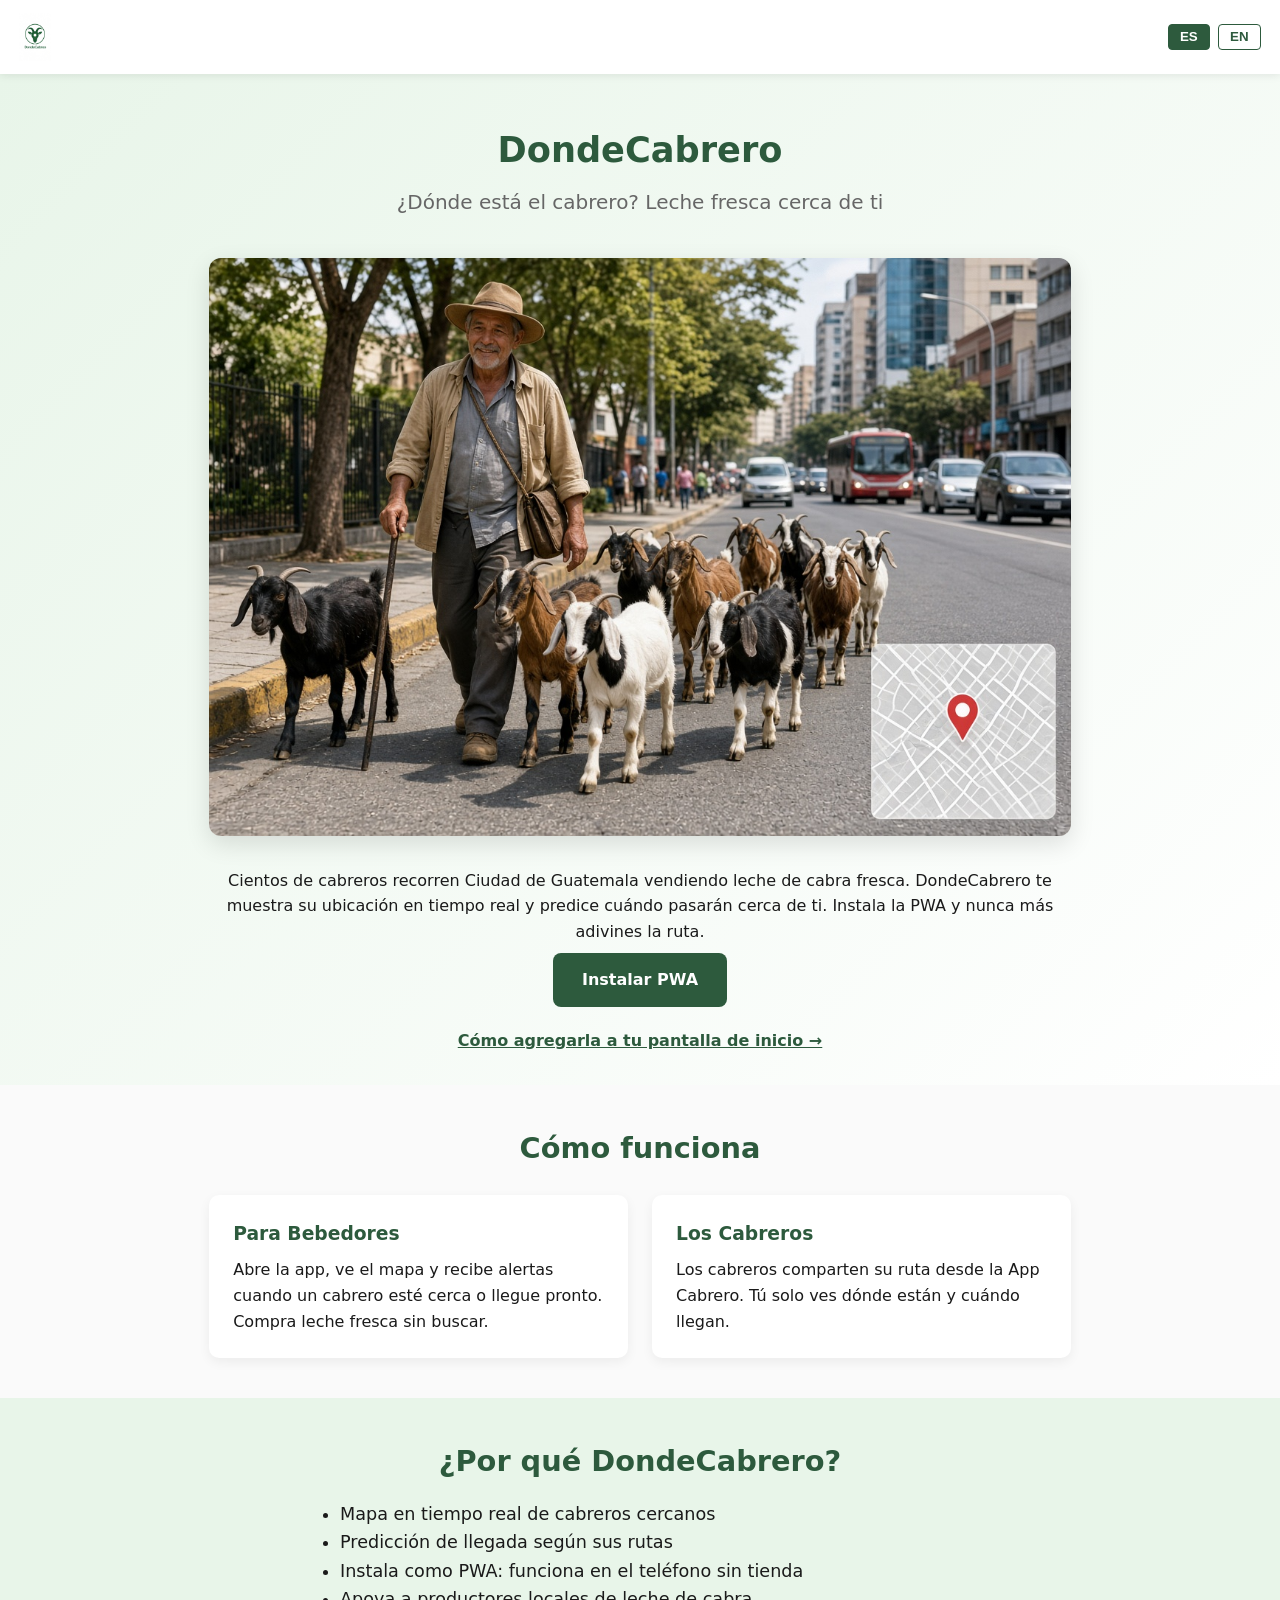
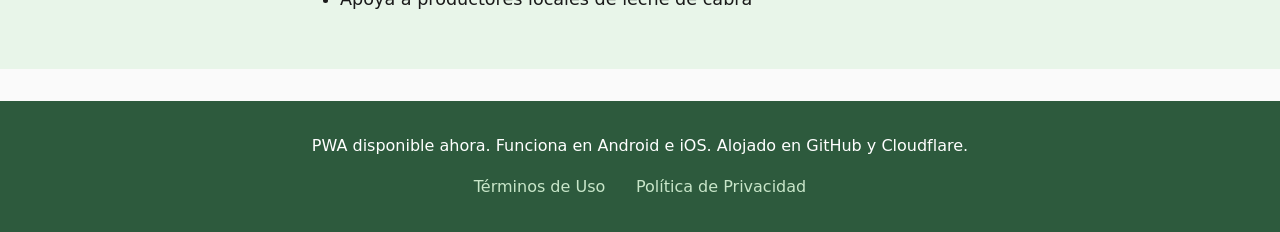
<file: index.html>
<!DOCTYPE html>
<html lang="es">
<head>
  <meta charset="UTF-8">
  <meta name="viewport" content="width=device-width, initial-scale=1.0">
  <title data-i18n="pageTitle">DondeCabrero – Encuentra leche de cabra fresca cerca de ti</title>
  <meta name="description" content="DondeCabrero te muestra dónde están los cabreros en Ciudad de Guatemala y predice cuándo estarán cerca para comprar leche de cabra fresca.">
  <link rel="stylesheet" href="styles.css">
</head>
<body>
  <header>
    <div class="header-inner">
      <img src="imagine_images/Z5g5p.jpg" alt="DondeCabrero" class="logo">
      <div class="lang-switch">
        <button data-lang="es" class="active">ES</button>
        <button data-lang="en">EN</button>
      </div>
    </div>
  </header>

  <section class="hero">
    <div class="container">
      <h1 data-i18n="title">DondeCabrero</h1>
      <p class="subtitle" data-i18n="subtitle">¿Dónde está el cabrero? Leche fresca cerca de ti</p>
      <img src="imagine_images/bJHSn.jpg" alt="Goat shepherd with herd in Guatemala City" class="hero-img">
      <p data-i18n="heroText">Cientos de cabreros recorren Ciudad de Guatemala vendiendo leche de cabra fresca. DondeCabrero te muestra su ubicación en tiempo real y predice cuándo pasarán cerca de ti. Instala la PWA y nunca más adivines la ruta.</p>
      <a href="https://leche.dondecabrero.app" class="cta" data-i18n="ctaDownload" target="_blank" rel="noopener">Instalar PWA</a>
      <p style="margin-top: 0.8rem;"><a href="install.html" data-i18n="installGuide" style="color: var(--primary); font-weight: 600;">Cómo agregarla a tu pantalla de inicio →</a></p>
    </div>
  </section>

  <section>
    <div class="container">
      <h2 data-i18n="howTitle">Cómo funciona</h2>
      <div class="cards">
        <div class="card">
          <h3 data-i18n="forDrinkers">Para Bebedores</h3>
          <p data-i18n="forDrinkersText">Abre la app, ve el mapa y recibe alertas cuando un cabrero esté cerca o llegue pronto. Compra leche fresca sin buscar.</p>
        </div>
        <div class="card">
          <h3 data-i18n="forCabreros">Los Cabreros</h3>
          <p data-i18n="forCabrerosText">Los cabreros comparten su ruta desde la App Cabrero. Tú solo ves dónde están y cuándo llegan.</p>
        </div>
      </div>
    </div>
  </section>

  <section style="background: var(--accent);">
    <div class="container">
      <h2 data-i18n="benefitsTitle">¿Por qué DondeCabrero?</h2>
      <ul id="benefits-list" style="max-width: 600px; margin: 1rem auto; font-size: 1.1rem;">
        <!-- Filled by script.js -->
      </ul>
    </div>
  </section>

  <footer>
    <div class="container">
      <p data-i18n="footerNote">PWA disponible ahora. Funciona en Android e iOS. Alojado en GitHub y Cloudflare.</p>
      <p style="margin-top: 1rem;">
        <a href="terms.html" data-i18n="termsLink">Términos de Uso</a>
        <a href="privacy.html" data-i18n="privacyLink">Política de Privacidad</a>
      </p>
    </div>
  </footer>

  <script src="script.js"></script>
</body>
</html>
</file>
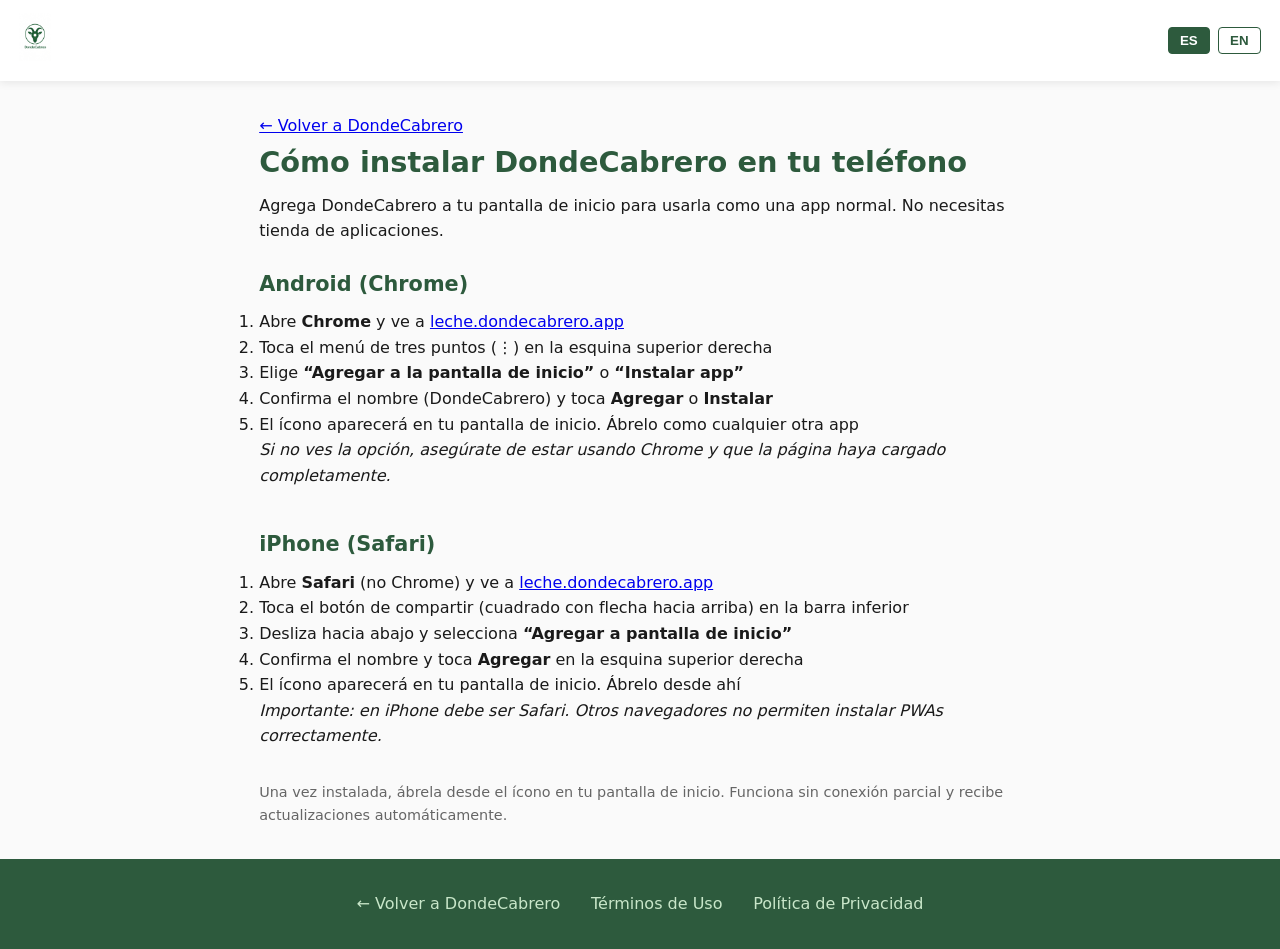
<file: install.html>
<!DOCTYPE html>
<html lang="es">
<head>
  <meta charset="UTF-8">
  <meta name="viewport" content="width=device-width, initial-scale=1.0">
  <title data-i18n="installTitle">Cómo instalar DondeCabrero en tu teléfono</title>
  <meta name="description" content="Guía para agregar la PWA DondeCabrero a la pantalla de inicio en Android e iPhone.">
  <link rel="stylesheet" href="styles.css">
</head>
<body>
  <header>
    <div class="header-inner">
      <a href="index.html"><img src="imagine_images/Z5g5p.jpg" alt="DondeCabrero" class="logo"></a>
      <div class="lang-switch">
        <button data-lang="es" class="active">ES</button>
        <button data-lang="en">EN</button>
      </div>
    </div>
  </header>

  <div class="legal" style="max-width: 800px;">
    <a href="index.html" data-i18n="back">← Volver a DondeCabrero</a>
    <h1 id="install-title" data-i18n="installTitle">Cómo instalar DondeCabrero en tu teléfono</h1>
    <p data-i18n="installIntro">Agrega DondeCabrero a tu pantalla de inicio para usarla como una app normal. No necesitas tienda de aplicaciones.</p>

    <div id="install-content"></div>

    <p class="note" data-i18n="installNote">Una vez instalada, ábrela desde el ícono en tu pantalla de inicio. Funciona sin conexión parcial y recibe actualizaciones automáticamente.</p>
  </div>

  <footer>
    <div class="container">
      <p>
        <a href="index.html" data-i18n="back">← Volver</a>
        <a href="terms.html" data-i18n="termsLink">Términos de Uso</a>
        <a href="privacy.html" data-i18n="privacyLink">Política de Privacidad</a>
      </p>
    </div>
  </footer>

  <script src="script.js"></script>
  <script>
    const install = {
      es: `
        <h2>Android (Chrome)</h2>
        <ol>
          <li>Abre <strong>Chrome</strong> y ve a <a href="https://leche.dondecabrero.app" target="_blank" rel="noopener">leche.dondecabrero.app</a></li>
          <li>Toca el menú de tres puntos (⋮) en la esquina superior derecha</li>
          <li>Elige <strong>“Agregar a la pantalla de inicio”</strong> o <strong>“Instalar app”</strong></li>
          <li>Confirma el nombre (DondeCabrero) y toca <strong>Agregar</strong> o <strong>Instalar</strong></li>
          <li>El ícono aparecerá en tu pantalla de inicio. Ábrelo como cualquier otra app</li>
        </ol>
        <p><em>Si no ves la opción, asegúrate de estar usando Chrome y que la página haya cargado completamente.</em></p>

        <h2 style="margin-top: 2.5rem;">iPhone (Safari)</h2>
        <ol>
          <li>Abre <strong>Safari</strong> (no Chrome) y ve a <a href="https://leche.dondecabrero.app" target="_blank" rel="noopener">leche.dondecabrero.app</a></li>
          <li>Toca el botón de compartir (cuadrado con flecha hacia arriba) en la barra inferior</li>
          <li>Desliza hacia abajo y selecciona <strong>“Agregar a pantalla de inicio”</strong></li>
          <li>Confirma el nombre y toca <strong>Agregar</strong> en la esquina superior derecha</li>
          <li>El ícono aparecerá en tu pantalla de inicio. Ábrelo desde ahí</li>
        </ol>
        <p><em>Importante: en iPhone debe ser Safari. Otros navegadores no permiten instalar PWAs correctamente.</em></p>
      `,
      en: `
        <h2>Android (Chrome)</h2>
        <ol>
          <li>Open <strong>Chrome</strong> and go to <a href="https://leche.dondecabrero.app" target="_blank" rel="noopener">leche.dondecabrero.app</a></li>
          <li>Tap the three-dot menu (⋮) in the top-right corner</li>
          <li>Choose <strong>“Add to Home screen”</strong> or <strong>“Install app”</strong></li>
          <li>Confirm the name (DondeCabrero) and tap <strong>Add</strong> or <strong>Install</strong></li>
          <li>The icon will appear on your home screen. Open it like any other app</li>
        </ol>
        <p><em>If you don’t see the option, make sure you’re using Chrome and the page has fully loaded.</em></p>

        <h2 style="margin-top: 2.5rem;">iPhone (Safari)</h2>
        <ol>
          <li>Open <strong>Safari</strong> (not Chrome) and go to <a href="https://leche.dondecabrero.app" target="_blank" rel="noopener">leche.dondecabrero.app</a></li>
          <li>Tap the Share button (square with an arrow pointing up) in the bottom bar</li>
          <li>Scroll down and select <strong>“Add to Home Screen”</strong></li>
          <li>Confirm the name and tap <strong>Add</strong> in the top-right corner</li>
          <li>The icon will appear on your home screen. Open it from there</li>
        </ol>
        <p><em>Important: on iPhone it must be Safari. Other browsers do not support installing PWAs properly.</em></p>
      `
    };

    function updateInstall(lang) {
      lang = lang || localStorage.getItem('dondecabreo-lang') || 'es';
      document.getElementById('install-title').textContent = lang === 'es' 
        ? 'Cómo instalar DondeCabrero en tu teléfono' 
        : 'How to install DondeCabrero on your phone';
      document.getElementById('install-content').innerHTML = install[lang];
      
      const intro = document.querySelector('[data-i18n="installIntro"]');
      const note = document.querySelector('[data-i18n="installNote"]');
      if (intro) {
        intro.textContent = lang === 'es'
          ? 'Agrega DondeCabrero a tu pantalla de inicio para usarla como una app normal. No necesitas tienda de aplicaciones.'
          : 'Add DondeCabrero to your home screen to use it like a normal app. No app store needed.';
      }
      if (note) {
        note.textContent = lang === 'es'
          ? 'Una vez instalada, ábrela desde el ícono en tu pantalla de inicio. Funciona sin conexión parcial y recibe actualizaciones automáticamente.'
          : 'Once installed, open it from the icon on your home screen. It works with partial offline support and updates automatically.';
      }
    }
    window.onLangChange = updateInstall;
    document.addEventListener('DOMContentLoaded', () => updateInstall());
  </script>
</body>
</html>
</file>
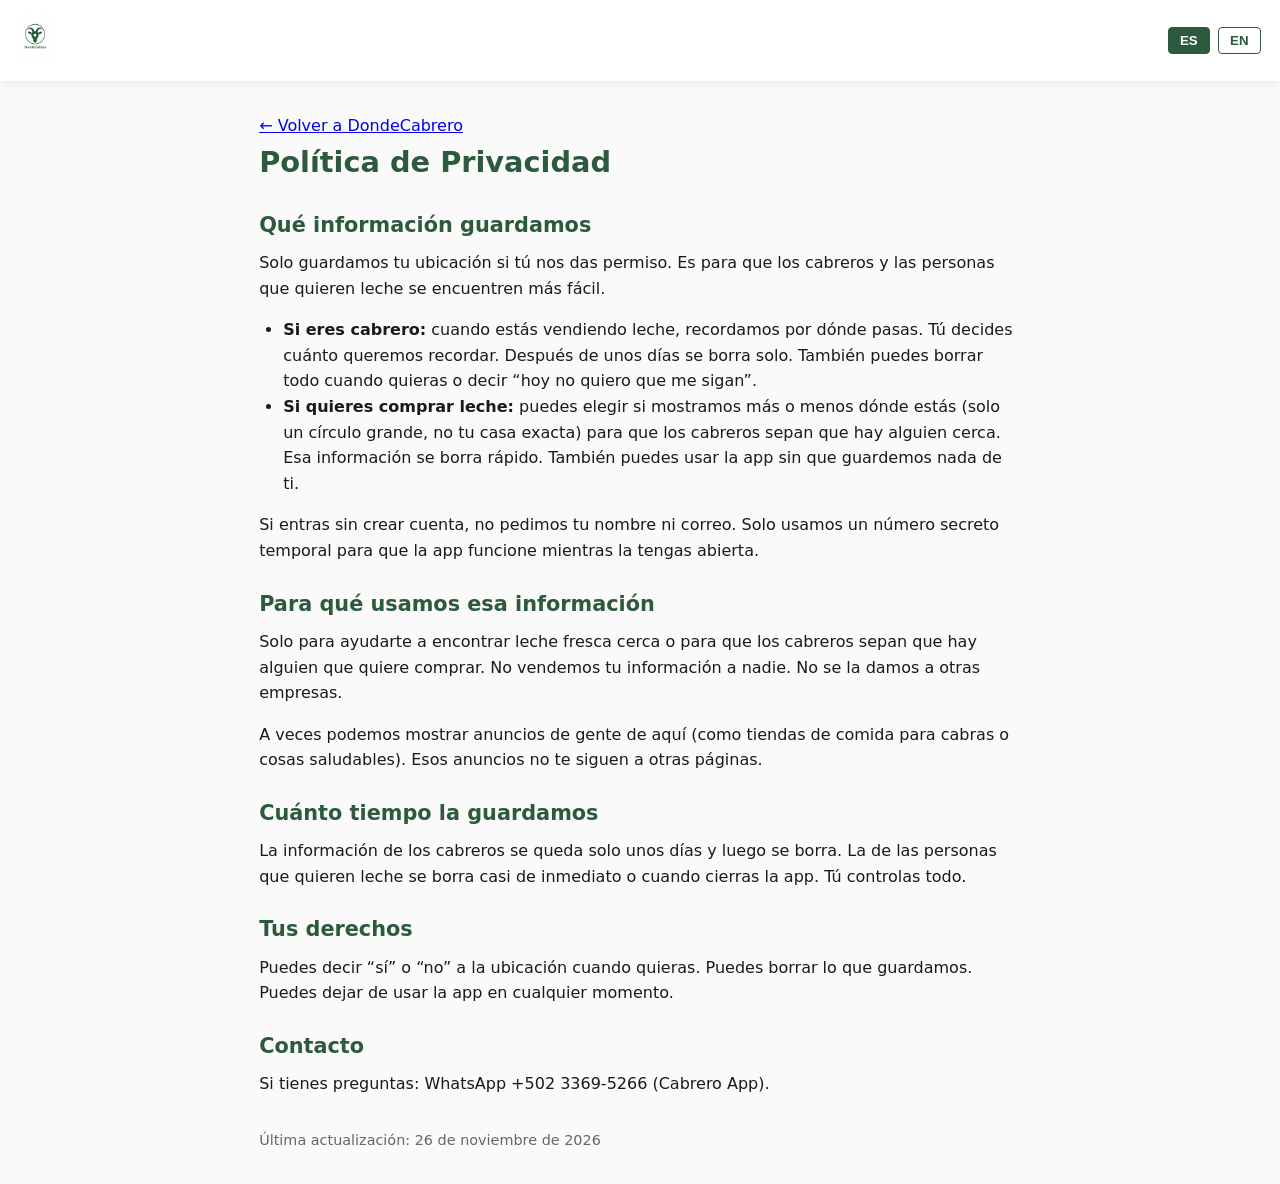
<file: privacy.html>
<!DOCTYPE html>
<html lang="es">
<head>
  <meta charset="UTF-8">
  <meta name="viewport" content="width=device-width, initial-scale=1.0">
  <title>Política de Privacidad – Cabrero / DondeCabrero</title>
  <link rel="stylesheet" href="styles.css">
</head>
<body>
  <header>
    <div class="header-inner">
      <a href="index.html"><img src="imagine_images/Z5g5p.jpg" alt="Cabrero / DondeCabrero" class="logo"></a>
      <div class="lang-switch">
        <button data-lang="es" class="active">ES</button>
        <button data-lang="en">EN</button>
      </div>
    </div>
  </header>

  <div class="legal">
    <a href="index.html" data-i18n="back">← Volver</a>
    <h1 id="privacy-title">Política de Privacidad</h1>
    <div id="privacy-content"></div>
    <p class="note">Última actualización: 26 de noviembre de 2026</p>
  </div>

  <script src="script.js"></script>
  <script>
    const privacy = {
      es: `
        <h2>Qué información guardamos</h2>
        <p>Solo guardamos tu ubicación si tú nos das permiso. Es para que los cabreros y las personas que quieren leche se encuentren más fácil.</p>
        <ul>
          <li><strong>Si eres cabrero:</strong> cuando estás vendiendo leche, recordamos por dónde pasas. Tú decides cuánto queremos recordar. Después de unos días se borra solo. También puedes borrar todo cuando quieras o decir “hoy no quiero que me sigan”.</li>
          <li><strong>Si quieres comprar leche:</strong> puedes elegir si mostramos más o menos dónde estás (solo un círculo grande, no tu casa exacta) para que los cabreros sepan que hay alguien cerca. Esa información se borra rápido. También puedes usar la app sin que guardemos nada de ti.</li>
        </ul>
        <p>Si entras sin crear cuenta, no pedimos tu nombre ni correo. Solo usamos un número secreto temporal para que la app funcione mientras la tengas abierta.</p>

        <h2>Para qué usamos esa información</h2>
        <p>Solo para ayudarte a encontrar leche fresca cerca o para que los cabreros sepan que hay alguien que quiere comprar. No vendemos tu información a nadie. No se la damos a otras empresas.</p>
        <p>A veces podemos mostrar anuncios de gente de aquí (como tiendas de comida para cabras o cosas saludables). Esos anuncios no te siguen a otras páginas.</p>

        <h2>Cuánto tiempo la guardamos</h2>
        <p>La información de los cabreros se queda solo unos días y luego se borra. La de las personas que quieren leche se borra casi de inmediato o cuando cierras la app. Tú controlas todo.</p>

        <h2>Tus derechos</h2>
        <p>Puedes decir “sí” o “no” a la ubicación cuando quieras. Puedes borrar lo que guardamos. Puedes dejar de usar la app en cualquier momento.</p>

        <h2>Contacto</h2>
        <p>Si tienes preguntas: WhatsApp +502 3369-5266 (Cabrero App).</p>
      `,
      en: `
        <h2>What information we keep</h2>
        <p>We only keep your location if you say it’s okay. We do it so shepherds and people who want milk can find each other more easily.</p>
        <ul>
          <li><strong>If you are a shepherd:</strong> when you are selling milk, we remember the path you take. You choose how much we remember. After a few days it disappears by itself. You can also erase everything anytime or say “don’t follow me today”.</li>
          <li><strong>If you want to buy milk:</strong> you can choose whether we show roughly where you are (just a big circle, not your exact house) so shepherds know someone nearby wants milk. That information goes away quickly. You can also use the app without us keeping anything about you.</li>
        </ul>
        <p>If you use the app without making an account, we don’t ask for your name or email. We just use a temporary secret number so the app works while you have it open.</p>

        <h2>What we use the information for</h2>
        <p>Only to help you find fresh milk nearby or to let shepherds know someone wants to buy. We never sell your information. We don’t give it to other companies.</p>
        <p>Sometimes we may show ads from local people (like goat food stores or healthy things). Those ads don’t follow you to other websites.</p>

        <h2>How long we keep it</h2>
        <p>Shepherd information stays only a few days and then disappears. Information about people who want milk disappears almost right away or when you close the app. You are always in control.</p>

        <h2>Your rights</h2>
        <p>You can say yes or no to location anytime. You can erase what we saved. You can stop using the app whenever you want.</p>

        <h2>Contact</h2>
        <p>If you have questions: WhatsApp +502 3369-5266 (Cabrero App).</p>
      `
    };
    function updatePrivacy(lang) {
      lang = lang || localStorage.getItem('dondecabreo-lang') || 'es';
      document.getElementById('privacy-title').textContent = lang === 'es' ? 'Política de Privacidad' : 'Privacy Policy';
      document.getElementById('privacy-content').innerHTML = privacy[lang];
    }
    window.onLangChange = updatePrivacy;
    document.addEventListener('DOMContentLoaded', () => updatePrivacy());
  </script>
</body>
</html>
</file>
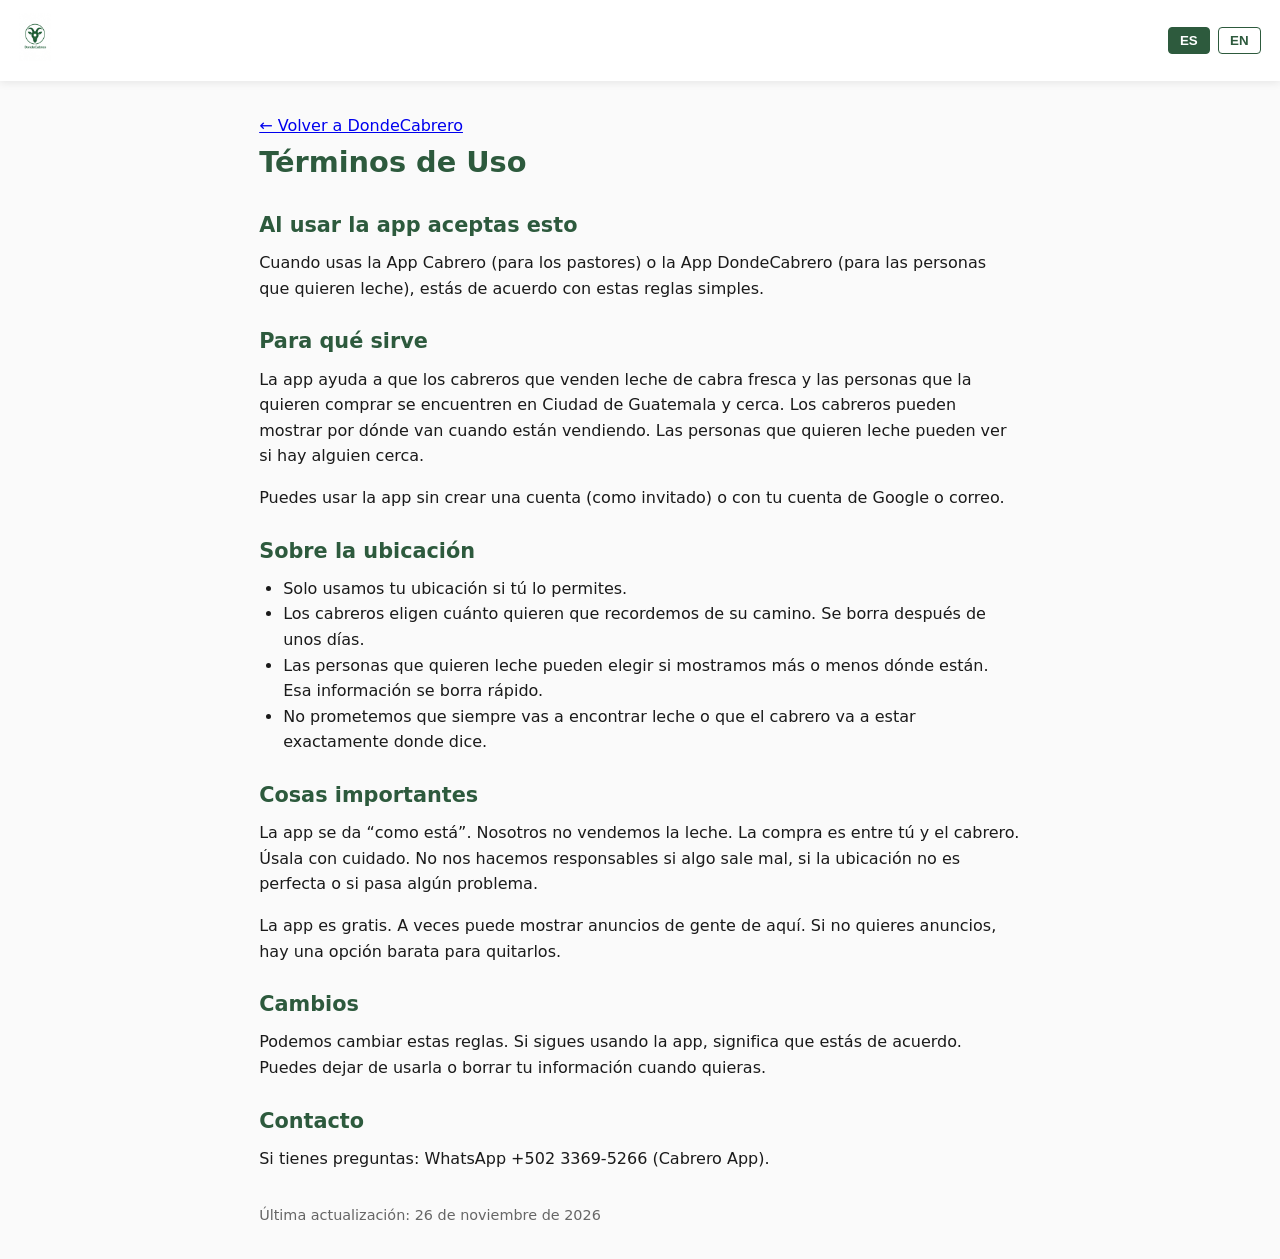
<file: terms.html>
<!DOCTYPE html>
<html lang="es">
<head>
  <meta charset="UTF-8">
  <meta name="viewport" content="width=device-width, initial-scale=1.0">
  <title>Términos de Uso – Cabrero / DondeCabrero</title>
  <link rel="stylesheet" href="styles.css">
</head>
<body>
  <header>
    <div class="header-inner">
      <a href="index.html"><img src="imagine_images/Z5g5p.jpg" alt="Cabrero / DondeCabrero" class="logo"></a>
      <div class="lang-switch">
        <button data-lang="es" class="active">ES</button>
        <button data-lang="en">EN</button>
      </div>
    </div>
  </header>

  <div class="legal">
    <a href="index.html" data-i18n="back">← Volver</a>
    <h1 id="terms-title">Términos de Uso</h1>
    <div id="terms-content"></div>
    <p class="note">Última actualización: 26 de noviembre de 2026</p>
  </div>

  <script src="script.js"></script>
  <script>
    const terms = {
      es: `
        <h2>Al usar la app aceptas esto</h2>
        <p>Cuando usas la App Cabrero (para los pastores) o la App DondeCabrero (para las personas que quieren leche), estás de acuerdo con estas reglas simples.</p>

        <h2>Para qué sirve</h2>
        <p>La app ayuda a que los cabreros que venden leche de cabra fresca y las personas que la quieren comprar se encuentren en Ciudad de Guatemala y cerca. Los cabreros pueden mostrar por dónde van cuando están vendiendo. Las personas que quieren leche pueden ver si hay alguien cerca.</p>
        <p>Puedes usar la app sin crear una cuenta (como invitado) o con tu cuenta de Google o correo.</p>

        <h2>Sobre la ubicación</h2>
        <ul>
          <li>Solo usamos tu ubicación si tú lo permites.</li>
          <li>Los cabreros eligen cuánto quieren que recordemos de su camino. Se borra después de unos días.</li>
          <li>Las personas que quieren leche pueden elegir si mostramos más o menos dónde están. Esa información se borra rápido.</li>
          <li>No prometemos que siempre vas a encontrar leche o que el cabrero va a estar exactamente donde dice.</li>
        </ul>

        <h2>Cosas importantes</h2>
        <p>La app se da “como está”. Nosotros no vendemos la leche. La compra es entre tú y el cabrero. Úsala con cuidado. No nos hacemos responsables si algo sale mal, si la ubicación no es perfecta o si pasa algún problema.</p>
        <p>La app es gratis. A veces puede mostrar anuncios de gente de aquí. Si no quieres anuncios, hay una opción barata para quitarlos.</p>

        <h2>Cambios</h2>
        <p>Podemos cambiar estas reglas. Si sigues usando la app, significa que estás de acuerdo. Puedes dejar de usarla o borrar tu información cuando quieras.</p>

        <h2>Contacto</h2>
        <p>Si tienes preguntas: WhatsApp +502 3369-5266 (Cabrero App).</p>
      `,
      en: `
        <h2>By using the app you agree to this</h2>
        <p>When you use the Cabrero App (for shepherds) or the DondeCabrero App (for people who want milk), you agree to these simple rules.</p>

        <h2>What the app is for</h2>
        <p>The app helps goat milk shepherds and people who want to buy fresh milk find each other in Guatemala City and nearby. Shepherds can show the path they take while they are selling. People who want milk can see if someone is close by.</p>
        <p>You can use the app without making an account (as a guest) or with your Google or email account.</p>

        <h2>About location</h2>
        <ul>
          <li>We only use your location if you allow it.</li>
          <li>Shepherds choose how much of their path we remember. It disappears after a few days.</li>
          <li>People who want milk can choose whether we show roughly where they are. That information goes away quickly.</li>
          <li>We don’t promise you will always find milk or that the shepherd will be exactly where it says.</li>
        </ul>

        <h2>Important things</h2>
        <p>The app is given “as is”. We do not sell the milk. The purchase is between you and the shepherd. Use it carefully. We are not responsible if something goes wrong, if the location is not perfect, or if any problem happens.</p>
        <p>The app is free. Sometimes it may show ads from local people. If you don’t want ads, there is a cheap option to turn them off.</p>

        <h2>Changes</h2>
        <p>We may change these rules. If you keep using the app, it means you agree. You can stop using it or erase your information anytime.</p>

        <h2>Contact</h2>
        <p>If you have questions: WhatsApp +502 3369-5266 (Cabrero App).</p>
      `
    };
    function updateTerms(lang) {
      lang = lang || localStorage.getItem('dondecabreo-lang') || 'es';
      document.getElementById('terms-title').textContent = lang === 'es' ? 'Términos de Uso' : 'Terms of Use';
      document.getElementById('terms-content').innerHTML = terms[lang];
    }
    window.onLangChange = updateTerms;
    document.addEventListener('DOMContentLoaded', () => updateTerms());
  </script>
</body>
</html>
</file>
<file: styles.css>
/* DondeCabreo - Simple responsive styles */
:root {
  --primary: #2d5a3d;
  --primary-light: #4a7c59;
  --accent: #e8f5e9;
  --text: #1a1a1a;
  --bg: #fafafa;
  --white: #ffffff;
  --gray: #666;
}

* { box-sizing: border-box; margin: 0; padding: 0; }
body {
  font-family: system-ui, -apple-system, Segoe UI, Roboto, sans-serif;
  line-height: 1.6;
  color: var(--text);
  background: var(--bg);
}
.container { max-width: 900px; margin: 0 auto; padding: 0 1.2rem; }
header {
  background: var(--white);
  box-shadow: 0 2px 8px rgba(0,0,0,0.08);
  position: sticky; top: 0; z-index: 100;
}
.header-inner {
  display: flex; align-items: center; justify-content: space-between;
  padding: 0.8rem 1.2rem;
}
.logo { height: 48px; width: auto; }
.lang-switch { display: flex; gap: 0.5rem; }
.lang-switch button {
  background: transparent; border: 1px solid var(--primary);
  color: var(--primary); padding: 0.3rem 0.7rem; border-radius: 4px;
  cursor: pointer; font-weight: 600;
}
.lang-switch button.active { background: var(--primary); color: white; }
.hero {
  background: linear-gradient(135deg, var(--accent) 0%, #fff 100%);
  padding: 3rem 0 2rem;
  text-align: center;
}
.hero img.hero-img {
  max-width: 100%; height: auto; border-radius: 12px;
  box-shadow: 0 8px 24px rgba(0,0,0,0.12); margin: 1.5rem 0;
}
h1 { font-size: 2.2rem; color: var(--primary); margin-bottom: 0.5rem; }
.subtitle { font-size: 1.25rem; color: var(--gray); margin-bottom: 1rem; }
.cta {
  display: inline-block; background: var(--primary); color: white;
  padding: 0.9rem 1.8rem; border-radius: 8px; text-decoration: none;
  font-weight: 600; margin: 0.5rem; transition: background 0.2s;
}
.cta:hover { background: var(--primary-light); }
section { padding: 2.5rem 0; }
h2 { font-size: 1.8rem; color: var(--primary); margin-bottom: 1rem; text-align: center; }
.cards { display: grid; grid-template-columns: 1fr; gap: 1.5rem; margin-top: 1.5rem; }
@media (min-width: 640px) { .cards { grid-template-columns: 1fr 1fr; } }
.card {
  background: white; padding: 1.5rem; border-radius: 10px;
  box-shadow: 0 4px 12px rgba(0,0,0,0.06);
}
.card h3 { color: var(--primary); margin-bottom: 0.5rem; }
footer {
  background: var(--primary); color: white; text-align: center;
  padding: 2rem 1rem; margin-top: 2rem;
}
footer a { color: #c8e6c9; text-decoration: none; margin: 0 0.8rem; }
footer a:hover { text-decoration: underline; }
.legal { max-width: 800px; margin: 2rem auto; padding: 0 1.2rem; }
.legal h1 { font-size: 1.8rem; }
.legal h2 { font-size: 1.3rem; text-align: left; margin: 1.5rem 0 0.5rem; }
.legal p, .legal ul { margin-bottom: 1rem; }
.legal ul { padding-left: 1.5rem; }
.note { font-size: 0.9rem; color: var(--gray); margin-top: 2rem; }
</file>
